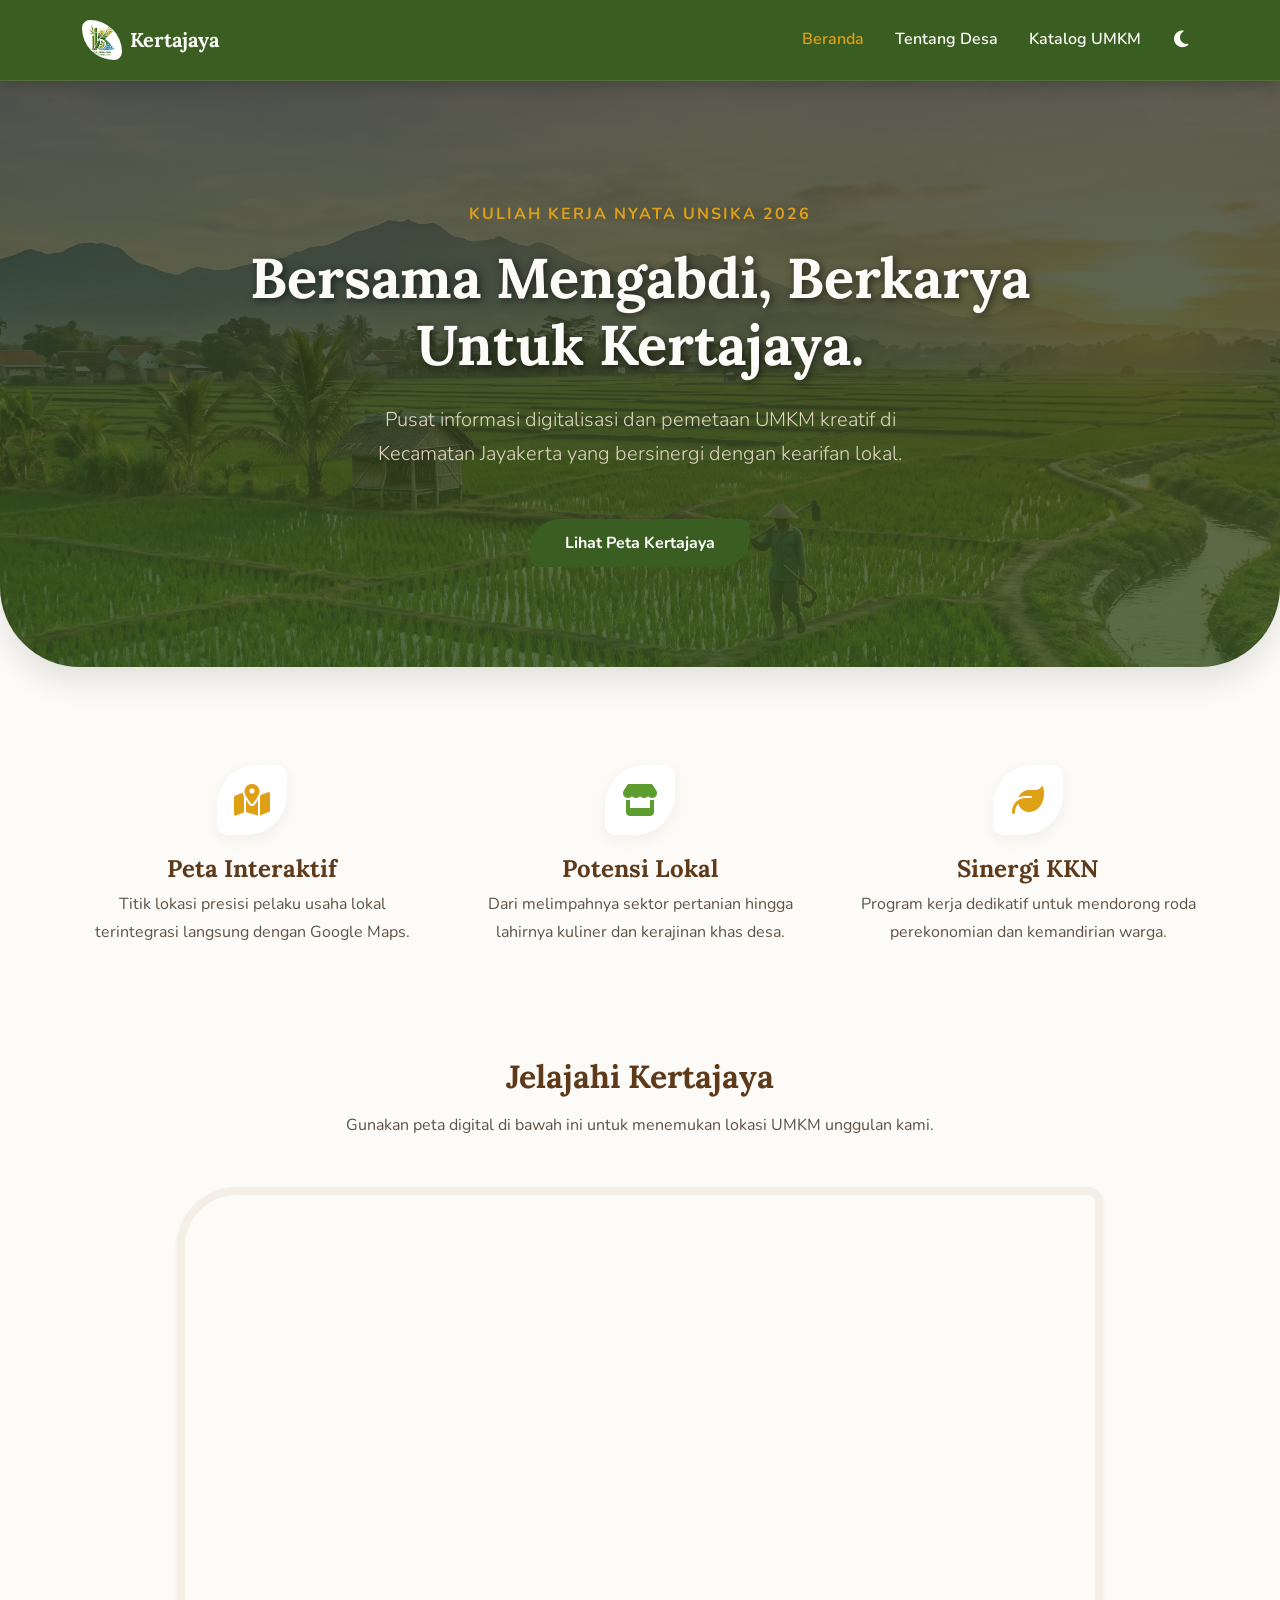
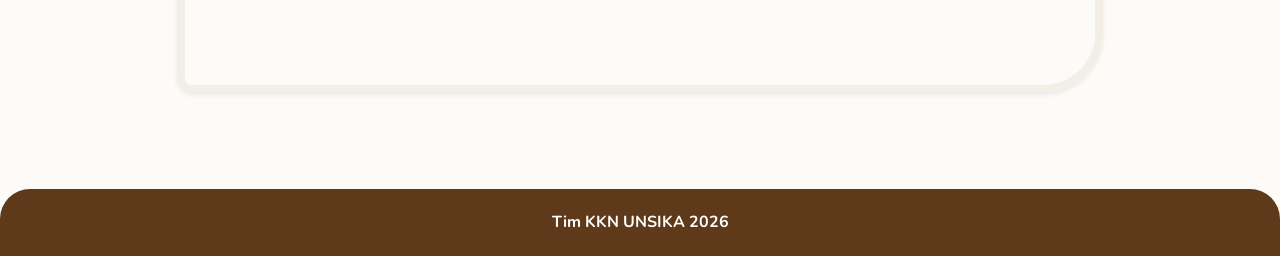
<file: index.html>
<!DOCTYPE html>
<html lang="id">
<head>
    <meta charset="UTF-8">
    <meta name="viewport" content="width=device-width, initial-scale=1.0">
    
    <!-- === OPTIMASI SEO MULAI === -->
    <meta name="description" content="Website resmi KKN UNSIKA 2026 Desa Kertajaya, Kecamatan Jayakerta, Karawang. Pusat informasi digitalisasi, profil desa, dan pemetaan katalog UMKM lokal.">
    <meta name="keywords" content="Desa Kertajaya, KKN UNSIKA 2026, Kertajaya Karawang, Jayakerta, UMKM Kertajaya, Profil Desa Kertajaya">
    <meta name="author" content="Tim KKN UNSIKA 2026">
    <meta name="google-site-verification" content="WqS38IpL_nNtRBcfzXTbdrq2zGIocBoPjALfwc_rtJQ" />
    <!-- === OPTIMASI SEO SELESAI === -->

    <title>Desa Kertajaya | KKN UNSIKA 2026</title>
   <!-- Favicon untuk Tab Browser -->
    <link rel="shortcut icon" type="image/png" href="assets/images/logo-transparant.png?v=3">
    <link rel="icon" type="image/png" href="assets/images/logo-transparant.png?v=3">
    
    <!-- Optimasi Loading Gambar: Preload background utama agar muncul instan -->
    <link rel="preload" as="image" href="assets/images/background-light.webp">

    <!-- Bootstrap CSS -->
    <link href="https://cdn.jsdelivr.net/npm/bootstrap@5.3.0/dist/css/bootstrap.min.css" rel="stylesheet">
    <!-- FontAwesome untuk Ikon -->
    <link rel="stylesheet" href="https://cdnjs.cloudflare.com/ajax/libs/font-awesome/6.4.0/css/all.min.css">
    <!-- Custom CSS -->
    <link rel="stylesheet" href="assets/css/style.css">
</head>
<body>

    <nav class="navbar navbar-expand-lg navbar-rustic sticky-top">
        <div class="container">
            <a class="navbar-brand d-flex align-items-center fw-bold" href="#">
                <img src="assets/images/logo.webp" alt="Logo" width="40" height="40" class="me-2 organic-shape-alt">
                <span>Kertajaya</span>
            </a>
            <button class="navbar-toggler border-0 shadow-none" type="button" data-bs-toggle="collapse" data-bs-target="#navbarNav">
                <span class="navbar-toggler-icon"></span>
            </button>
            <div class="collapse navbar-collapse" id="navbarNav">
                <ul class="navbar-nav ms-auto">
                    <li class="nav-item"><a class="nav-link active" href="#">Beranda</a></li>
                    <li class="nav-item"><a class="nav-link" href="pages/tentang-desa.html">Tentang Desa</a></li>
                    <li class="nav-item"><a class="nav-link" href="pages/umkm.html">Katalog UMKM</a></li>
                </ul>

                <!-- Tombol Dark Mode -->
                <button id="theme-toggle" class="theme-toggle" aria-label="Ganti Tema">
                    <i class="fa-solid fa-moon"></i>
                </button>
            </div>
        </div>
    </nav>

    <header class="hero-rustic text-center fade-in-section">
        <div class="container">
            <!-- Warna teks diubah menjadi kuning emas -->
            <span class="d-block fw-bold text-uppercase mb-3" style="color: var(--kuning-emas); letter-spacing: 2px;">Kuliah Kerja Nyata UNSIKA 2026</span>
            <h1 class="mx-auto fw-bold mb-4" style="max-width: 800px;">Bersama Mengabdi, Berkarya Untuk Kertajaya.</h1>
            <p class="lead mt-4 mb-5 mx-auto" style="max-width: 600px;">Pusat informasi digitalisasi dan pemetaan UMKM kreatif di Kecamatan Jayakerta yang bersinergi dengan kearifan lokal.</p>
            
            <!-- Tautan ini sudah diperbaiki untuk mengarah tepat ke #peta-kertajaya -->
            <a href="#peta-kertajaya" class="btn btn-rustic animate-float">Lihat Peta Kertajaya</a>
        </div>
    </header>

    <section class="py-5">
        <div class="container">
            <div class="row g-5 text-center">
                <!-- Tambahkan class fade-in-section di setiap elemen agar muncul bergantian -->
                <div class="col-md-4 fade-in-section">
                    <div class="icon-rustic">
                        <i class="fa-solid fa-map-location-dot fa-2x" style="color: var(--biru-laut-tua)"></i>
                    </div>
                    <h4 class="fw-bold">Peta Interaktif</h4>
                    <p style="color: var(--teks-cokelat-pudar)">Titik lokasi presisi pelaku usaha lokal terintegrasi langsung dengan Google Maps.</p>
                </div>
                <div class="col-md-4 fade-in-section" style="transition-delay: 0.2s;">
                    <div class="icon-rustic">
                        <i class="fa-solid fa-store fa-2x" style="color: var(--hijau-sedang)"></i>
                    </div>
                    <h4 class="fw-bold">Potensi Lokal</h4>
                    <p style="color: var(--teks-cokelat-pudar)">Dari melimpahnya sektor pertanian hingga lahirnya kuliner dan kerajinan khas desa.</p>
                </div>
                <div class="col-md-4 fade-in-section" style="transition-delay: 0.4s;">
                    <div class="icon-rustic">
                        <i class="fa-solid fa-leaf fa-2x" style="color: var(--kuning-emas)"></i>
                    </div>
                    <h4 class="fw-bold">Sinergi KKN</h4>
                    <p style="color: var(--teks-cokelat-pudar)">Program kerja dedikatif untuk mendorong roda perekonomian dan kemandirian warga.</p>
                </div>
            </div>
        </div>
    </section>

    <!-- ID di bawah ini adalah target scroll dari tombol di Hero Section -->
    <section id="peta-kertajaya" class="py-5 mb-4 fade-in-section">
        <div class="container text-center">
            <h2 class="fw-bold mb-3">Jelajahi Kertajaya</h2>
            <p class="mb-5" style="color: var(--teks-cokelat-pudar)">Gunakan peta digital di bawah ini untuk menemukan lokasi UMKM unggulan kami.</p>
            
            <div class="row justify-content-center">
                <div class="col-lg-10">
                    <div class="map-rustic organic-shape shadow-sm">
                       <iframe src="https://www.google.com/maps/d/u/2/embed?mid=1HomyF_PK04tR7KdnXdKd19zN4E3HvlI&ehbc=2E312F" width="100%" height="480" style="border:0;" allowfullscreen="" loading="lazy"></iframe>
                    </div>
                </div>
            </div>
        </div>
    </section>

    <footer class="footer-rustic text-center mt-5">
        <div class="container">
            <p class="fw-bold text-white mb-0">Tim KKN UNSIKA 2026</p>
        </div>
    </footer>

    <!-- Bootstrap JS -->
    <script src="https://cdn.jsdelivr.net/npm/bootstrap@5.3.0/dist/js/bootstrap.bundle.min.js"></script>
    <!-- Custom JS -->
    <script src="js/main.js"></script>
</body>
</html>
</file>
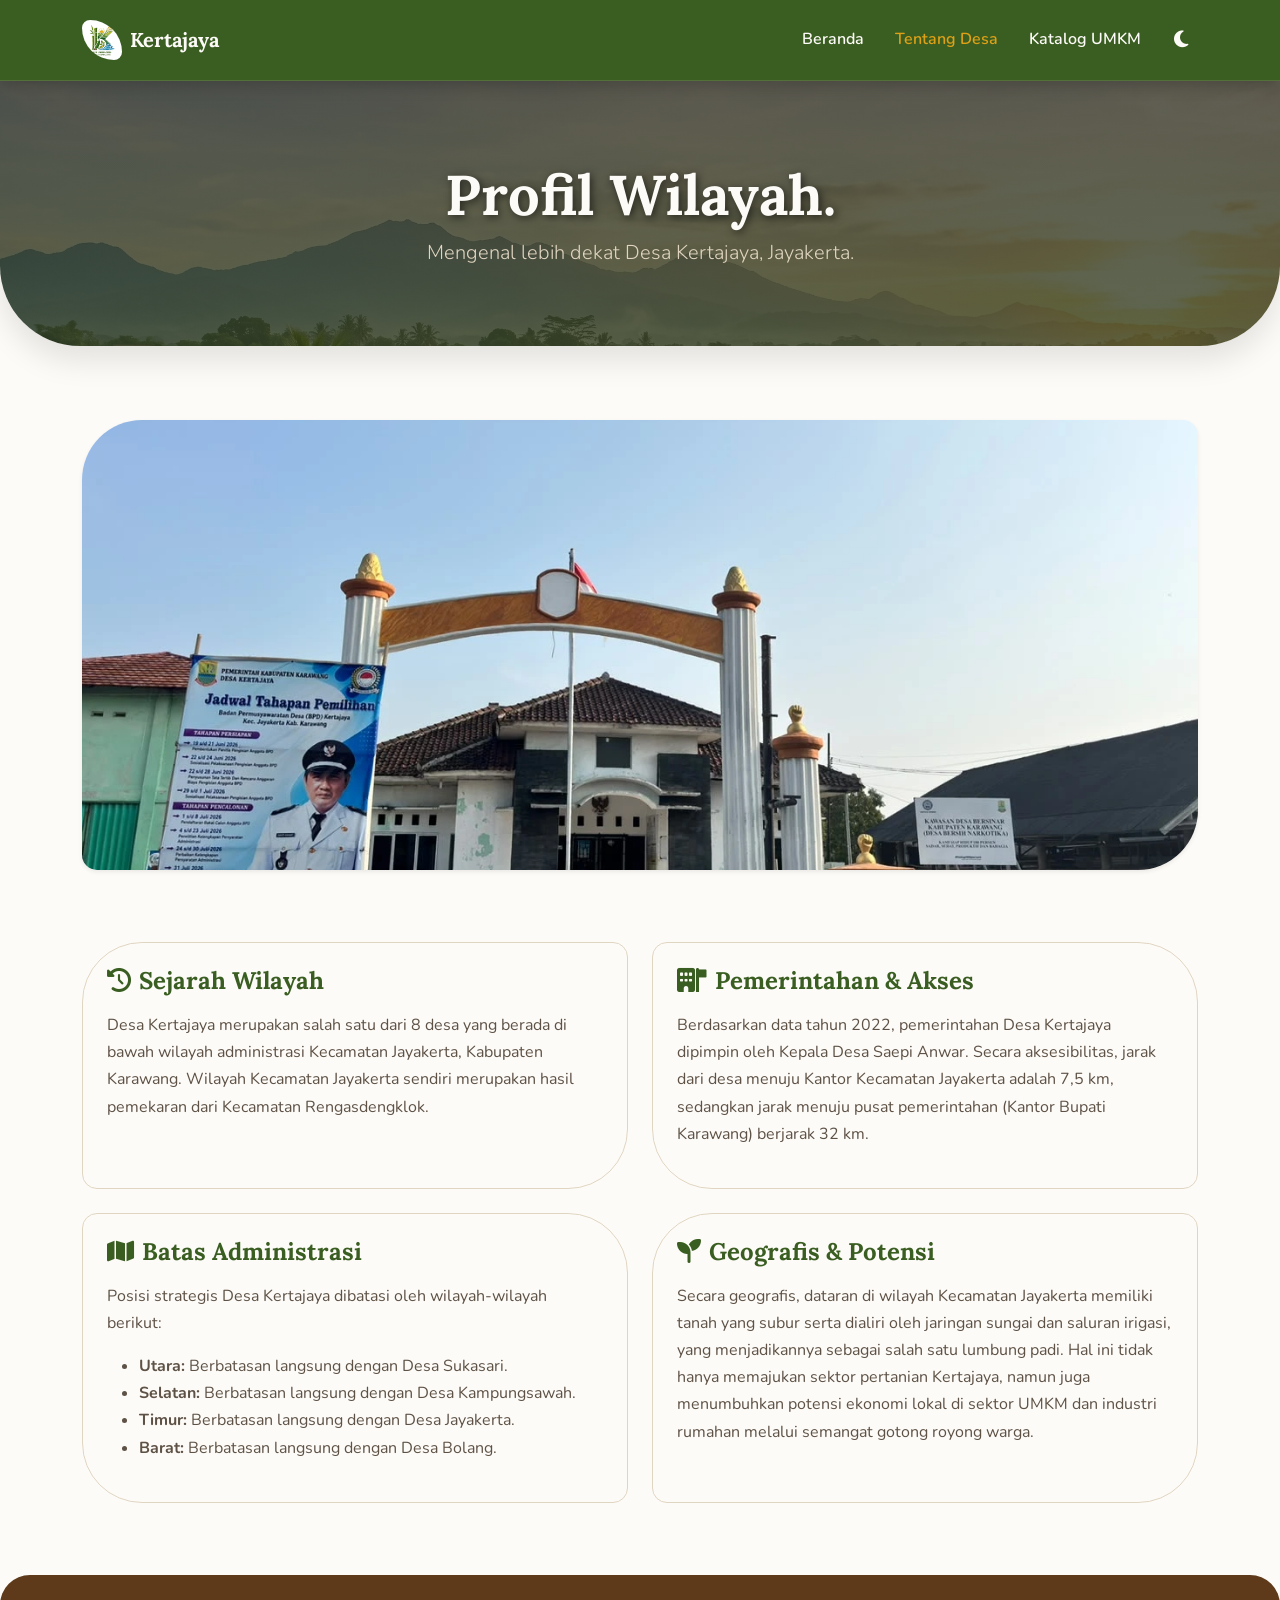
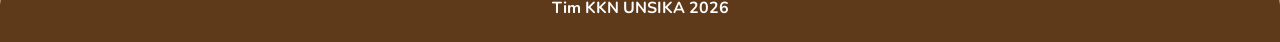
<file: pages/tentang-desa.html>
<!DOCTYPE html>
<html lang="id">
<head>
    <meta charset="UTF-8">
    <meta name="viewport" content="width=device-width, initial-scale=1.0">
    
    <!-- === OPTIMASI SEO MULAI === -->
    <meta name="description" content="Profil dan informasi lengkap Desa Kertajaya, Kecamatan Jayakerta, Karawang. Jelajahi sejarah, batas wilayah, pemerintahan, dan potensi geografis desa.">
    <meta name="keywords" content="Profil Desa Kertajaya, Sejarah Kertajaya, Pemerintahan Desa Kertajaya, KKN UNSIKA 2026, Jayakerta Karawang, Potensi Desa">
    <meta name="author" content="Tim KKN UNSIKA 2026">
    <meta name="google-site-verification" content="WqS38IpL_nNtRBcfzXTbdrq2zGIocBoPjALfwc_rtJQ" />
    <!-- === OPTIMASI SEO SELESAI === -->

    <title>Profil Desa Kertajaya | KKN UNSIKA 2026</title>
    <!-- Favicon untuk Tab Browser -->
    <link rel="shortcut icon" type="image/png" href="assets/images/logo-transparant.png?v=3">
    <link rel="icon" type="image/png" href="../assets/images/logo-transparant.png?v=3">
    
    <!-- Optimasi Loading Gambar: Preload background utama agar muncul instan -->
    <link rel="preload" as="image" href="../assets/images/background-light.webp">

    <!-- Bootstrap CSS -->
    <link href="https://cdn.jsdelivr.net/npm/bootstrap@5.3.0/dist/css/bootstrap.min.css" rel="stylesheet">
    <!-- FontAwesome untuk Ikon -->
    <link rel="stylesheet" href="https://cdnjs.cloudflare.com/ajax/libs/font-awesome/6.4.0/css/all.min.css">
    <!-- Custom CSS (Dipanggil satu kali saja agar efisien) -->
    <link rel="stylesheet" href="../assets/css/style.css">
</head>
<body>

    <nav class="navbar navbar-expand-lg navbar-rustic sticky-top">
        <div class="container">
            <a class="navbar-brand d-flex align-items-center fw-bold" href="../index.html">
                <img src="../assets/images/logo.webp" alt="Logo" width="40" height="40" class="me-2 organic-shape-alt">
                <span>Kertajaya</span>
            </a>
            <button class="navbar-toggler border-0 shadow-none" type="button" data-bs-toggle="collapse" data-bs-target="#navbarNav">
                <span class="navbar-toggler-icon"></span>
            </button>
            <div class="collapse navbar-collapse" id="navbarNav">
                <ul class="navbar-nav ms-auto">
                    <li class="nav-item"><a class="nav-link" href="../index.html">Beranda</a></li>
                    <li class="nav-item"><a class="nav-link active" href="#">Tentang Desa</a></li>
                    <li class="nav-item"><a class="nav-link" href="umkm.html">Katalog UMKM</a></li>
                </ul>

                <!-- Tombol Dark Mode -->
                <button id="theme-toggle" class="theme-toggle" aria-label="Ganti Tema">
                    <i class="fa-solid fa-moon"></i>
                </button>
            </div>
        </div>
    </nav>

    <header class="hero-rustic text-center fade-in-section" style="padding: 80px 0 60px 0;">
        <div class="container">
            <h1 class="display-4 fw-bold">Profil Wilayah.</h1>
            <p class="lead" style="color: #E0D5C1;">Mengenal lebih dekat Desa Kertajaya, Jayakerta.</p>
        </div>
    </header>

    <section class="py-4 fade-in-section">
        <div class="container">
            <!-- Foto Utama (Sudah ditambahkan ID, default ke profil-light.png, dan loading="lazy") -->
            <div class="row align-items-center mb-5">
                <div class="col-12 text-center">
                    <img id="gambar-profil" src="../assets/images/profil-light.webp" alt="Balai Desa Kertajaya" class="img-fluid organic-shape shadow-sm" style="max-height: 450px; width: 100%; object-fit: cover;" loading="lazy">
                </div>
            </div>

            <!-- Grid Informasi Desa -->
            <div class="row g-4 mt-2">
                <!-- Kartu 1: Sejarah -->
                <div class="col-md-6 fade-in-section">
                    <div class="card card-rustic h-100 organic-shape p-2">
                        <div class="card-body">
                            <h4 class="fw-bold mb-3" style="color: var(--hijau-tua)">
                                <i class="fa-solid fa-clock-rotate-left me-2 text-kuning"></i>Sejarah Wilayah
                            </h4>
                            <p style="color: var(--teks-cokelat-pudar)">Desa Kertajaya merupakan salah satu dari 8 desa yang berada di bawah wilayah administrasi Kecamatan Jayakerta, Kabupaten Karawang. Wilayah Kecamatan Jayakerta sendiri merupakan hasil pemekaran dari Kecamatan Rengasdengklok.</p>
                        </div>
                    </div>
                </div>

                <!-- Kartu 2: Akses & Pemerintahan -->
                <div class="col-md-6 fade-in-section" style="transition-delay: 0.2s;">
                    <div class="card card-rustic h-100 organic-shape-alt p-2">
                        <div class="card-body">
                            <h4 class="fw-bold mb-3" style="color: var(--hijau-tua)">
                                <i class="fa-solid fa-building-flag me-2 text-kuning"></i>Pemerintahan & Akses
                            </h4>
                            <p style="color: var(--teks-cokelat-pudar)">Berdasarkan data tahun 2022, pemerintahan Desa Kertajaya dipimpin oleh Kepala Desa Saepi Anwar. Secara aksesibilitas, jarak dari desa menuju Kantor Kecamatan Jayakerta adalah 7,5 km, sedangkan jarak menuju pusat pemerintahan (Kantor Bupati Karawang) berjarak 32 km.</p>
                        </div>
                    </div>
                </div>

                <!-- Kartu 3: Batas Wilayah -->
                <div class="col-md-6 fade-in-section" style="transition-delay: 0.3s;">
                    <div class="card card-rustic h-100 organic-shape-alt p-2">
                        <div class="card-body">
                            <h4 class="fw-bold mb-3" style="color: var(--hijau-tua)">
                                <i class="fa-solid fa-map me-2 text-kuning"></i>Batas Administrasi
                            </h4>
                            <p style="color: var(--teks-cokelat-pudar)">Posisi strategis Desa Kertajaya dibatasi oleh wilayah-wilayah berikut:</p>
                            <ul style="color: var(--teks-cokelat-pudar)">
                                <li><strong>Utara:</strong> Berbatasan langsung dengan Desa Sukasari.</li>
                                <li><strong>Selatan:</strong> Berbatasan langsung dengan Desa Kampungsawah.</li>
                                <li><strong>Timur:</strong> Berbatasan langsung dengan Desa Jayakerta.</li>
                                <li><strong>Barat:</strong> Berbatasan langsung dengan Desa Bolang.</li>
                            </ul>
                        </div>
                    </div>
                </div>

                <!-- Kartu 4: Geografis & Potensi -->
                <div class="col-md-6 fade-in-section" style="transition-delay: 0.4s;">
                    <div class="card card-rustic h-100 organic-shape p-2">
                        <div class="card-body">
                            <h4 class="fw-bold mb-3" style="color: var(--hijau-tua)">
                                <i class="fa-solid fa-seedling me-2 text-kuning"></i>Geografis & Potensi
                            </h4>
                            <p style="color: var(--teks-cokelat-pudar)">Secara geografis, dataran di wilayah Kecamatan Jayakerta memiliki tanah yang subur serta dialiri oleh jaringan sungai dan saluran irigasi, yang menjadikannya sebagai salah satu lumbung padi. Hal ini tidak hanya memajukan sektor pertanian Kertajaya, namun juga menumbuhkan potensi ekonomi lokal di sektor UMKM dan industri rumahan melalui semangat gotong royong warga.</p>
                        </div>
                    </div>
                </div>
            </div>
        </div>
    </section>

    <footer class="footer-rustic text-center mt-5">
        <div class="container">
            <p class="fw-bold text-white mb-0">Tim KKN UNSIKA 2026</p>
        </div>
    </footer>

    <!-- Bootstrap JS -->
    <script src="https://cdn.jsdelivr.net/npm/bootstrap@5.3.0/dist/js/bootstrap.bundle.min.js"></script>
    <!-- Custom JS -->
    <script src="../js/main.js"></script>
</body>
</html>
</file>
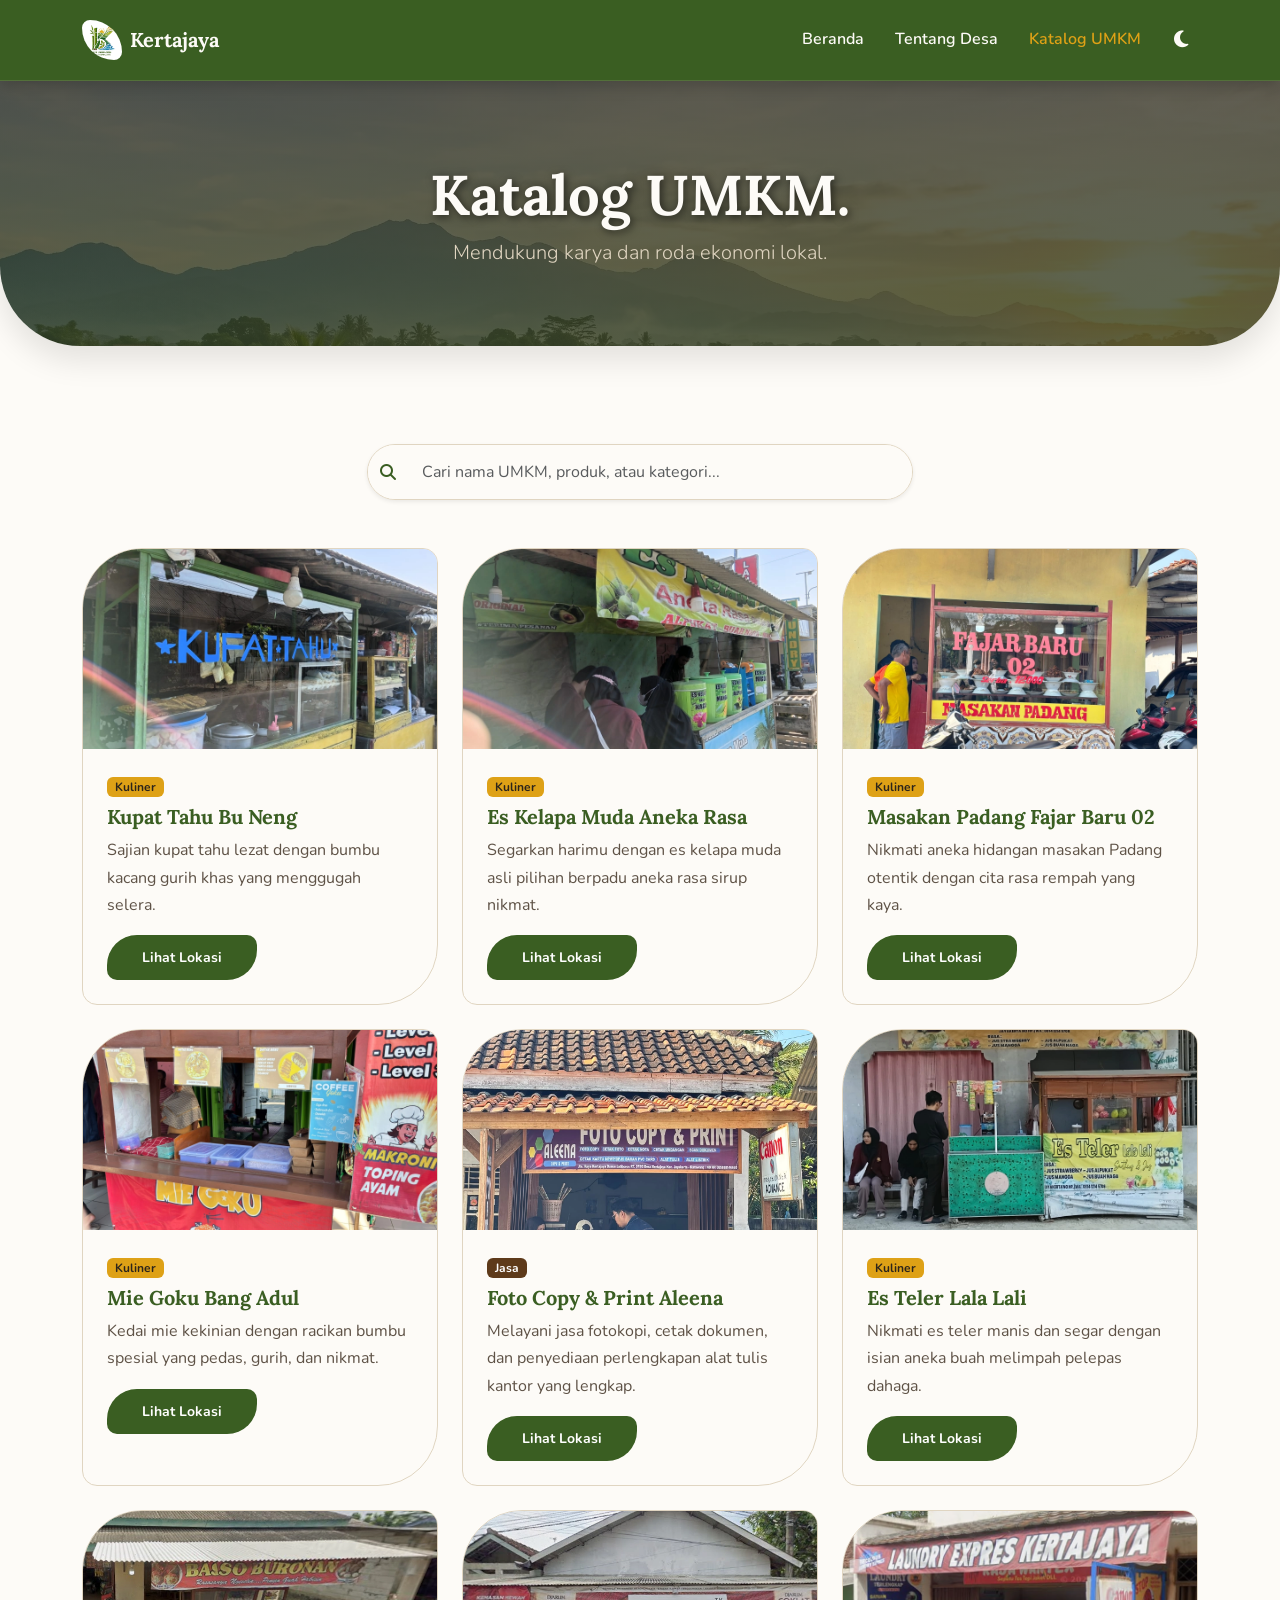
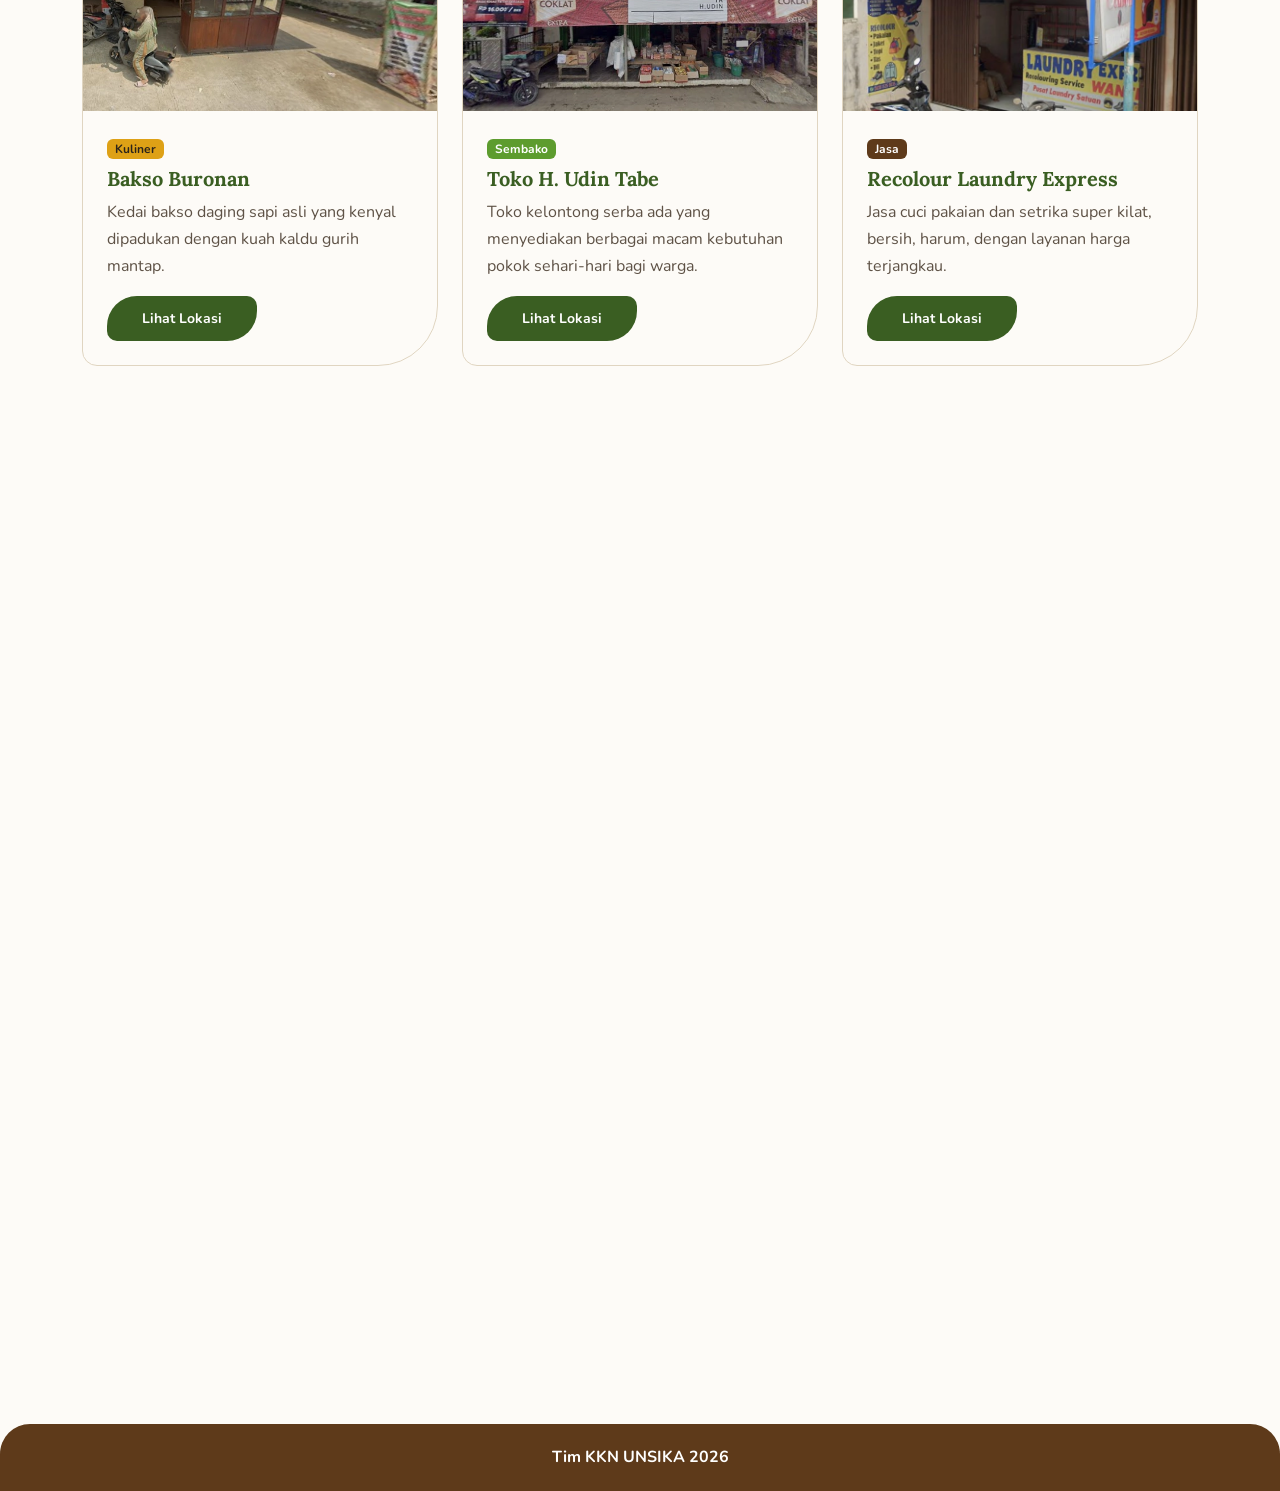
<file: pages/umkm.html>
<!DOCTYPE html>
<html lang="id">
<head>
    <meta charset="UTF-8">
    <meta name="viewport" content="width=device-width, initial-scale=1.0">
    
    <!-- === OPTIMASI SEO MULAI === -->
    <meta name="description" content="Katalog UMKM Desa Kertajaya, Kecamatan Jayakerta, Karawang. Temukan berbagai produk unggulan lokal mulai dari kuliner, kerajinan, hingga hasil pertanian.">
    <meta name="keywords" content="UMKM Desa Kertajaya, Katalog Produk Kertajaya, KKN UNSIKA 2026, Jayakerta Karawang, Kerajinan, Kuliner Lokal">
    <meta name="author" content="Tim KKN UNSIKA 2026">
    <meta name="google-site-verification" content="WqS38IpL_nNtRBcfzXTbdrq2zGIocBoPjALfwc_rtJQ" />
    <!-- === OPTIMASI SEO SELESAI === -->

    <title>Daftar UMKM | KKN UNSIKA 2026</title>
     <!-- Favicon untuk Tab Browser -->
    <link rel="shortcut icon" type="image/png" href="assets/images/logo-transparant.png?v=3">
    <link rel="icon" type="image/png" href="../assets/images/logo-transparant.png?v=3">

    <!-- Optimasi Loading Gambar: Preload background utama agar muncul instan -->
    <link rel="preload" as="image" href="../assets/images/background-light.webp">

    <!-- Bootstrap CSS -->
    <link href="https://cdn.jsdelivr.net/npm/bootstrap@5.3.0/dist/css/bootstrap.min.css" rel="stylesheet">
    <!-- FontAwesome untuk Ikon -->
    <link rel="stylesheet" href="https://cdnjs.cloudflare.com/ajax/libs/font-awesome/6.4.0/css/all.min.css">
    <!-- Custom CSS -->
    <link rel="stylesheet" href="../assets/css/style.css">
</head>
<body>

    <nav class="navbar navbar-expand-lg navbar-rustic sticky-top">
        <div class="container">
            <a class="navbar-brand d-flex align-items-center fw-bold" href="../index.html">
                <img src="../assets/images/logo.webp" alt="Logo" width="40" height="40" class="me-2 organic-shape-alt">
                <span>Kertajaya</span>
            </a>
            <button class="navbar-toggler border-0 shadow-none" type="button" data-bs-toggle="collapse" data-bs-target="#navbarNav">
                <span class="navbar-toggler-icon"></span>
            </button>
            <div class="collapse navbar-collapse" id="navbarNav">
                <ul class="navbar-nav ms-auto">
                    <li class="nav-item"><a class="nav-link" href="../index.html">Beranda</a></li>
                    <li class="nav-item"><a class="nav-link" href="tentang-desa.html">Tentang Desa</a></li>
                    <li class="nav-item"><a class="nav-link active" href="#">Katalog UMKM</a></li>
                </ul>

                <!-- Tombol Dark Mode -->
                <button id="theme-toggle" class="theme-toggle" aria-label="Ganti Tema">
                    <i class="fa-solid fa-moon"></i>
                </button>
            </div>
        </div>
    </nav>

    <header class="hero-rustic text-center fade-in-section" style="padding: 80px 0 60px 0;">
        <div class="container">
            <h1 class="display-4 fw-bold">Katalog UMKM.</h1>
            <p class="lead" style="color: #E0D5C1;">Mendukung karya dan roda ekonomi lokal.</p>
        </div>
    </header>

    <section class="py-5 fade-in-section">
        <div class="container">
            <!-- Search Bar -->
            <div class="row mb-5 justify-content-center">
                <div class="col-md-8 col-lg-6 text-center">
                    <div class="input-group shadow-sm" style="border-radius: 30px; overflow: hidden; border: 1px solid #E0D5C1;">
                        <span class="input-group-text border-0" style="color: var(--hijau-tua); background-color: var(--bg-krem);">
                            <i class="fa-solid fa-magnifying-glass"></i>
                        </span>
                        <input type="text" id="searchInput" class="form-control border-0" placeholder="Cari nama UMKM, produk, atau kategori..." style="padding: 15px; box-shadow: none; background-color: var(--bg-krem); color: var(--teks-cokelat-gelap);">
                    </div>
                    <!-- Pesan jika tidak ada hasil -->
                    <div id="noResultMessage" class="text-muted mt-3 d-none" style="color: var(--teks-cokelat-pudar) !important;">
                        <i class="fa-solid fa-face-frown mb-2"></i> Maaf, UMKM atau produk tidak ditemukan.
                    </div>
                </div>
            </div>

            <!-- Grid UMKM -->
            <div class="row g-4" id="umkmContainer">
                
                <!-- UMKM 1 -->
                <div class="col-md-6 col-lg-4 umkm-item fade-in-section">
                    <div class="card card-rustic h-100 organic-shape">
                        <div style="height: 200px; overflow: hidden;">
                            <img src="../assets/images/UMKM/umkm-01.webp" alt="Kupat Tahu Bu Neng" style="width: 100%; height: 100%; object-fit: cover;" loading="lazy">
                        </div>
                        <div class="card-body p-4">
                            <span class="badge mb-2 umkm-category" style="background-color: var(--kuning-emas); color: var(--teks-cokelat-gelap);">Kuliner</span>
                            <h5 class="fw-bold umkm-title" style="color: var(--hijau-tua);">Kupat Tahu Bu Neng</h5>
                            <p class="text-muted umkm-desc" style="color: var(--teks-cokelat-pudar) !important;">Sajian kupat tahu lezat dengan bumbu kacang gurih khas yang menggugah selera.</p>
                            <a href="https://www.google.com/maps/place/Kupat+Tahu+Bu+Neng/@-6.0838455,107.3021016,44m/data=!3m1!1e3!4m14!1m7!3m6!1s0x2e6bd5004846a22b:0xc3219def3e4cfd1!2sKupat+Tahu+Bu+Neng!8m2!3d-6.0838455!4d107.3022625!16s%2Fg%2F11zggttdbp!3m5!1s0x2e6bd5004846a22b:0xc3219def3e4cfd1!8m2!3d-6.0838455!4d107.3022625!16s%2Fg%2F11zggttdbp?entry=ttu&g_ep=EgoyMDI2MDcxMy4wIKXMDSoASAFQAw%3D%3D" target="_blank" class="btn btn-rustic btn-sm">Lihat Lokasi</a>
                        </div>
                    </div>
                </div>

                <!-- UMKM 2 -->
                <div class="col-md-6 col-lg-4 umkm-item fade-in-section" style="transition-delay: 0.1s;">
                    <div class="card card-rustic h-100 organic-shape">
                        <div style="height: 200px; overflow: hidden;">
                            <img src="../assets/images/UMKM/umkm-02.webp" alt="Es Kelapa Muda Aneka Rasa" style="width: 100%; height: 100%; object-fit: cover;" loading="lazy">
                        </div>
                        <div class="card-body p-4">
                            <span class="badge mb-2 umkm-category" style="background-color: var(--kuning-emas); color: var(--teks-cokelat-gelap);">Kuliner</span>
                            <h5 class="fw-bold umkm-title" style="color: var(--hijau-tua);">Es Kelapa Muda Aneka Rasa</h5>
                            <p class="text-muted umkm-desc" style="color: var(--teks-cokelat-pudar) !important;">Segarkan harimu dengan es kelapa muda asli pilihan berpadu aneka rasa sirup nikmat.</p>
                            <a href="https://www.google.com/maps/place/Es+Kelapa+Muda+Aneka+Rasa/@-6.0848157,107.3029484,711m/data=!3m2!1e3!4b1!4m6!3m5!1s0x2e6bd5000fb3ef33:0x23c65f96f04fae20!8m2!3d-6.0848157!4d107.3029484!16s%2Fg%2F11zggtsp73?entry=ttu&g_ep=EgoyMDI2MDcxMy4wIKXMDSoASAFQAw%3D%3D" target="_blank" class="btn btn-rustic btn-sm">Lihat Lokasi</a>
                        </div>
                    </div>
                </div>

                <!-- UMKM 3 -->
                <div class="col-md-6 col-lg-4 umkm-item fade-in-section" style="transition-delay: 0.2s;">
                    <div class="card card-rustic h-100 organic-shape">
                        <div style="height: 200px; overflow: hidden;">
                            <img src="../assets/images/UMKM/umkm-03.webp" alt="Masakan Padang Fajar Baru 02" style="width: 100%; height: 100%; object-fit: cover;" loading="lazy">
                        </div>
                        <div class="card-body p-4">
                            <span class="badge mb-2 umkm-category" style="background-color: var(--kuning-emas); color: var(--teks-cokelat-gelap);">Kuliner</span>
                            <h5 class="fw-bold umkm-title" style="color: var(--hijau-tua);">Masakan Padang Fajar Baru 02</h5>
                            <p class="text-muted umkm-desc" style="color: var(--teks-cokelat-pudar) !important;">Nikmati aneka hidangan masakan Padang otentik dengan cita rasa rempah yang kaya.</p>
                            <a href="https://www.google.com/maps/place/Masakan+Padang+Fajar+Baru+02/@-6.0837971,107.3021865,44m/data=!3m1!1e3!4m12!1m5!8m4!1e2!2s106760655987966111202!3m1!1e1!3m5!1s0x2e6bd500575487eb:0x9e25203e0a88210d!8m2!3d-6.0838455!4d107.3022625!16s%2Fg%2F11nqt_58kn?entry=ttu&g_ep=EgoyMDI2MDcxNC4wIKXMDSoASAFQAw%3D%3D" target="_blank" class="btn btn-rustic btn-sm">Lihat Lokasi</a>
                        </div>
                    </div>
                </div>

                <!-- UMKM 4 -->
                <div class="col-md-6 col-lg-4 umkm-item fade-in-section">
                    <div class="card card-rustic h-100 organic-shape">
                        <div style="height: 200px; overflow: hidden;">
                            <img src="../assets/images/UMKM/umkm-04.webp" alt="Mie Goku Bang Adul" style="width: 100%; height: 100%; object-fit: cover;" loading="lazy">
                        </div>
                        <div class="card-body p-4">
                            <span class="badge mb-2 umkm-category" style="background-color: var(--kuning-emas); color: var(--teks-cokelat-gelap);">Kuliner</span>
                            <h5 class="fw-bold umkm-title" style="color: var(--hijau-tua);">Mie Goku Bang Adul</h5>
                            <p class="text-muted umkm-desc" style="color: var(--teks-cokelat-pudar) !important;">Kedai mie kekinian dengan racikan bumbu spesial yang pedas, gurih, dan nikmat.</p>
                            <a href="https://www.google.com/maps/place/Mie+Goku+Bang+Adul/@-6.083877,107.3022569,44m/data=!3m1!1e3!4m12!1m5!8m4!1e2!2s106760655987966111202!3m1!1e1!3m5!1s0x2e6bd5004046cbc3:0x8d76822a857bbde1!8m2!3d-6.0838455!4d107.3022625!16s%2Fg%2F11nqsld1d6?entry=ttu&g_ep=EgoyMDI2MDcxNC4wIKXMDSoASAFQAw%3D%3D" target="_blank" class="btn btn-rustic btn-sm">Lihat Lokasi</a>
                        </div>
                    </div>
                </div>

                <!-- UMKM 5 -->
                <div class="col-md-6 col-lg-4 umkm-item fade-in-section" style="transition-delay: 0.1s;">
                    <div class="card card-rustic h-100 organic-shape">
                        <div style="height: 200px; overflow: hidden;">
                            <img src="../assets/images/UMKM/umkm-05.webp" alt="Foto Copy & Print Aleena" style="width: 100%; height: 100%; object-fit: cover;" loading="lazy">
                        </div>
                        <div class="card-body p-4">
                            <span class="badge mb-2 umkm-category" style="background-color: var(--cokelat-tanah); color: white;">Jasa</span>
                            <h5 class="fw-bold umkm-title" style="color: var(--hijau-tua);">Foto Copy & Print Aleena</h5>
                            <p class="text-muted umkm-desc" style="color: var(--teks-cokelat-pudar) !important;">Melayani jasa fotokopi, cetak dokumen, dan penyediaan perlengkapan alat tulis kantor yang lengkap.</p>
                            <a href="https://www.google.com/maps/place/Foto+Copy+%26+Print+Aleena/@-6.0838442,107.3016188,178m/data=!3m2!1e3!4b1!4m12!1m5!8m4!1e2!2s106760655987966111202!3m1!1e1!3m5!1s0x2e6bd50037ccff75:0x1c34bea7ca676805!8m2!3d-6.0838455!4d107.3022625!16s%2Fg%2F11zggxs5c0?entry=ttu&g_ep=EgoyMDI2MDcxNC4wIKXMDSoASAFQAw%3D%3D" target="_blank" class="btn btn-rustic btn-sm">Lihat Lokasi</a>
                        </div>
                    </div>
                </div>

                <!-- UMKM 6 -->
                <div class="col-md-6 col-lg-4 umkm-item fade-in-section" style="transition-delay: 0.2s;">
                    <div class="card card-rustic h-100 organic-shape">
                        <div style="height: 200px; overflow: hidden;">
                            <img src="../assets/images/UMKM/umkm-06.webp" alt="Es Teler Lala Lali" style="width: 100%; height: 100%; object-fit: cover;" loading="lazy">
                        </div>
                        <div class="card-body p-4">
                            <span class="badge mb-2 umkm-category" style="background-color: var(--kuning-emas); color: var(--teks-cokelat-gelap);">Kuliner</span>
                            <h5 class="fw-bold umkm-title" style="color: var(--hijau-tua);">Es Teler Lala Lali</h5>
                            <p class="text-muted umkm-desc" style="color: var(--teks-cokelat-pudar) !important;">Nikmati es teler manis dan segar dengan isian aneka buah melimpah pelepas dahaga.</p>
                            <a href="https://www.google.com/maps/place/Lala+Lali/@-6.0882559,107.307533,89m/data=!3m1!1e3!4m6!3m5!1s0x2e6bd50057fe9733:0x4488a8868576b8df!8m2!3d-6.088312!4d107.3074734!16s%2Fg%2F11xlfz6png?entry=ttu&g_ep=EgoyMDI2MDcxNC4wIKXMDSoASAFQAw%3D%3DI" target="_blank" class="btn btn-rustic btn-sm">Lihat Lokasi</a>
                        </div>
                    </div>
                </div>

                <!-- UMKM 7 -->
                <div class="col-md-6 col-lg-4 umkm-item fade-in-section">
                    <div class="card card-rustic h-100 organic-shape">
                        <div style="height: 200px; overflow: hidden;">
                            <img src="../assets/images/UMKM/umkm-07.webp" alt="Bakso Buronan" style="width: 100%; height: 100%; object-fit: cover;" loading="lazy">
                        </div>
                        <div class="card-body p-4">
                            <span class="badge mb-2 umkm-category" style="background-color: var(--kuning-emas); color: var(--teks-cokelat-gelap);">Kuliner</span>
                            <h5 class="fw-bold umkm-title" style="color: var(--hijau-tua);">Bakso Buronan</h5>
                            <p class="text-muted umkm-desc" style="color: var(--teks-cokelat-pudar) !important;">Kedai bakso daging sapi asli yang kenyal dipadukan dengan kuah kaldu gurih mantap.</p>
                            <a href="https://www.google.com/maps/place/BASO+BURONAN/@-6.0806036,107.3002224,89m/data=!3m1!1e3!4m6!3m5!1s0x2e6bd52838bc8e85:0x2e81e4ceebceaf5f!8m2!3d-6.0806266!4d107.3001861!16s%2Fg%2F11ywn4ttm0?entry=ttu&g_ep=EgoyMDI2MDcxNC4wIKXMDSoASAFQAw%3D%3D" target="_blank" class="btn btn-rustic btn-sm">Lihat Lokasi</a>
                        </div>
                    </div>
                </div>

                <!-- UMKM 8 -->
                <div class="col-md-6 col-lg-4 umkm-item fade-in-section" style="transition-delay: 0.1s;">
                    <div class="card card-rustic h-100 organic-shape">
                        <div style="height: 200px; overflow: hidden;">
                            <img src="../assets/images/UMKM/umkm-08.webp" alt="Toko H. Udin Tabe" style="width: 100%; height: 100%; object-fit: cover;" loading="lazy">
                        </div>
                        <div class="card-body p-4">
                            <span class="badge mb-2 umkm-category" style="background-color: var(--hijau-sedang); color: white;">Sembako</span>
                            <h5 class="fw-bold umkm-title" style="color: var(--hijau-tua);">Toko H. Udin Tabe</h5>
                            <p class="text-muted umkm-desc" style="color: var(--teks-cokelat-pudar) !important;">Toko kelontong serba ada yang menyediakan berbagai macam kebutuhan pokok sehari-hari bagi warga.</p>
                            <a href="https://www.google.com/maps/place/TK+H.UDIN+TABE/@-6.0847347,107.3029289,53m/data=!3m1!1e3!4m6!3m5!1s0x2e6bd500432b997d:0x1e51c37689902a78!8m2!3d-6.0847145!4d107.3030322!16s%2Fg%2F11vzqgv76p?entry=ttu&g_ep=EgoyMDI2MDcxNC4wIKXMDSoASAFQAw%3D%3D" target="_blank" class="btn btn-rustic btn-sm">Lihat Lokasi</a>
                        </div>
                    </div>
                </div>

                <!-- UMKM 9 -->
                <div class="col-md-6 col-lg-4 umkm-item fade-in-section" style="transition-delay: 0.2s;">
                    <div class="card card-rustic h-100 organic-shape">
                        <div style="height: 200px; overflow: hidden;">
                            <img src="../assets/images/UMKM/umkm-09.webp" alt="Recolour Laundry Express" style="width: 100%; height: 100%; object-fit: cover;" loading="lazy">
                        </div>
                        <div class="card-body p-4">
                            <span class="badge mb-2 umkm-category" style="background-color: var(--cokelat-tanah); color: white;">Jasa</span>
                            <h5 class="fw-bold umkm-title" style="color: var(--hijau-tua);">Recolour Laundry Express</h5>
                            <p class="text-muted umkm-desc" style="color: var(--teks-cokelat-pudar) !important;">Jasa cuci pakaian dan setrika super kilat, bersih, harum, dengan layanan harga terjangkau.</p>
                            <a href="https://www.google.com/maps/place/Recolour+Laundry+Expres/@-6.0847369,107.3029529,178m/data=!3m1!1e3!4m6!3m5!1s0x2e6bd525e4eb227d:0x19f13f2cd0a17339!8m2!3d-6.0848002!4d107.3029519!16s%2Fg%2F11zbskflrc!18m1!1e1?entry=ttu&g_ep=EgoyMDI2MDcxNC4wIKXMDSoASAFQAw%3D%3D" target="_blank" class="btn btn-rustic btn-sm">Lihat Lokasi</a>
                        </div>
                    </div>
                </div>

                <!-- UMKM 10 -->
                <div class="col-md-6 col-lg-4 umkm-item fade-in-section">
                    <div class="card card-rustic h-100 organic-shape">
                        <div style="height: 200px; overflow: hidden;">
                            <img src="../assets/images/UMKM/umkm-10.webp" alt="Warung Seblak Mamah Aksa" style="width: 100%; height: 100%; object-fit: cover;" loading="lazy">
                        </div>
                        <div class="card-body p-4">
                            <span class="badge mb-2 umkm-category" style="background-color: var(--kuning-emas); color: var(--teks-cokelat-gelap);">Kuliner</span>
                            <h5 class="fw-bold umkm-title" style="color: var(--hijau-tua);">Warung Seblak Mamah Aksa</h5>
                            <p class="text-muted umkm-desc" style="color: var(--teks-cokelat-pudar) !important;">Sajian seblak pedas gurih dengan aneka topping lengkap yang menggugah selera pecinta pedas.</p>
                            <a href="https://www.google.com/maps/place/Warung+Seblak+Mamah+Aksa/@-6.0798803,107.3009817,126m/data=!3m1!1e3!4m6!3m5!1s0x2e697f0024d1b845:0xd886f05ecfee502d!8m2!3d-6.0799559!4d107.3016597!16s%2Fg%2F11z9kshn3y?entry=ttu&g_ep=EgoyMDI2MDcxNS4wIKXMDSoASAFQAw%3D%3D" target="_blank" class="btn btn-rustic btn-sm">Lihat Lokasi</a>
                        </div>
                    </div>
                </div>

                <!-- UMKM 11 -->
                <div class="col-md-6 col-lg-4 umkm-item fade-in-section" style="transition-delay: 0.1s;">
                    <div class="card card-rustic h-100 organic-shape">
                        <div style="height: 200px; overflow: hidden;">
                            <img src="../assets/images/UMKM/umkm-11.webp" alt="Kerajinan Kembu Bambu" style="width: 100%; height: 100%; object-fit: cover;" loading="lazy">
                        </div>
                        <div class="card-body p-4">
                            <span class="badge mb-2 umkm-category" style="background-color: var(--hijau-sedang); color: white;">Kerajinan</span>
                            <h5 class="fw-bold umkm-title" style="color: var(--hijau-tua);">Kerajinan Kembu Bambu</h5>
                            <p class="text-muted umkm-desc" style="color: var(--teks-cokelat-pudar) !important;">Produk kerajinan anyaman bambu tradisional yang kuat, rapi, dan cocok untuk berbagai keperluan.</p>
                            <a href="https://www.google.com/maps/place/Kerajinan+kembu+dari+bambu/@-6.0813578,107.299459,126m/data=!3m1!1e3!4m6!3m5!1s0x2e6bd5e264adbd7d:0x4e24ee5306515809!8m2!3d-6.0812776!4d107.299541!16s%2Fg%2F11lzwwdxv5?entry=ttu&g_ep=EgoyMDI2MDcxNS4wIKXMDSoASAFQAw%3D%3D" target="_blank" class="btn btn-rustic btn-sm">Lihat Lokasi</a>
                        </div>
                    </div>
                </div>

                <!-- UMKM 12 -->
                <div class="col-md-6 col-lg-4 umkm-item fade-in-section" style="transition-delay: 0.2s;">
                    <div class="card card-rustic h-100 organic-shape">
                        <div style="height: 200px; overflow: hidden;">
                            <img src="../assets/images/UMKM/umkm-12.webp" alt="Pabrik Tahu dan Tempe Pak Ican" style="width: 100%; height: 100%; object-fit: cover;" loading="lazy">
                        </div>
                        <div class="card-body p-4">
                            <span class="badge mb-2 umkm-category" style="background-color: var(--hijau-tua); color: white;">Produsen</span>
                            <h5 class="fw-bold umkm-title" style="color: var(--hijau-tua);">Pabrik Tahu & Tempe Pak Ican</h5>
                            <p class="text-muted umkm-desc" style="color: var(--teks-cokelat-pudar) !important;">Produsen tahu dan tempe segar berkualitas tinggi dengan bahan kedelai pilihan setiap harinya.</p>
                            <a href="https://www.google.com/maps/place/Pabrik+Tahu+dan+Tempe,+Pak+Ican/@-6.0863686,107.3037946,44m/data=!3m1!1e3!4m6!3m5!1s0x2e6bd500351c9a8d:0x58f3f60cb986e8a0!8m2!3d-6.086744!4d107.3044522!16s%2Fg%2F11yv5_rl6b?entry=ttu&g_ep=EgoyMDI2MDcxNS4wIKXMDSoASAFQAw%3D%3D" target="_blank" class="btn btn-rustic btn-sm">Lihat Lokasi</a>
                        </div>
                    </div>
                </div>

                <!-- UMKM 13 -->
                <div class="col-md-6 col-lg-4 umkm-item fade-in-section">
                    <div class="card card-rustic h-100 organic-shape">
                        <div style="height: 200px; overflow: hidden;">
                            <img src="../assets/images/UMKM/umkm-13.webp" alt="Toko Bangunan Pak Idi Motor" style="width: 100%; height: 100%; object-fit: cover;" loading="lazy">
                        </div>
                        <div class="card-body p-4">
                            <span class="badge mb-2 umkm-category" style="background-color: var(--hijau-muda); color: white;">Toko Material</span>
                            <h5 class="fw-bold umkm-title" style="color: var(--hijau-tua);">Toko Bangunan Pak Idi Motor</h5>
                            <p class="text-muted umkm-desc" style="color: var(--teks-cokelat-pudar) !important;">Menyediakan berbagai kebutuhan material bangunan lengkap dengan harga terjangkau dan kualitas terjamin.</p>
                            <a href="https://www.google.com/maps/place/Toko+Bangunan+Pak+Idi+Motor/@-6.0765617,107.2988621,53m/data=!3m1!1e3!4m6!3m5!1s0x2e6bd5000c298243:0x8d5bd9af857fd8c5!8m2!3d-6.076674!4d107.2991049!16s%2Fg%2F11zgjcxz54?entry=ttu&g_ep=EgoyMDI2MDcxNS4wIKXMDSoASAFQAw%3D%3D" target="_blank" class="btn btn-rustic btn-sm">Lihat Lokasi</a>
                        </div>
                    </div>
                </div>

                <!-- UMKM 14 -->
                <div class="col-md-6 col-lg-4 umkm-item fade-in-section" style="transition-delay: 0.1s;">
                    <div class="card card-rustic h-100 organic-shape">
                        <div style="height: 200px; overflow: hidden;">
                            <img src="../assets/images/UMKM/umkm-14.webp" alt="Ayam Bakar dan Ikan Bakar Abay Hercules" style="width: 100%; height: 100%; object-fit: cover;" loading="lazy">
                        </div>
                        <div class="card-body p-4">
                            <span class="badge mb-2 umkm-category" style="background-color: var(--kuning-emas); color: var(--teks-cokelat-gelap);">Kuliner</span>
                            <h5 class="fw-bold umkm-title" style="color: var(--hijau-tua);">Ayam & Ikan Bakar Abay</h5>
                            <p class="text-muted umkm-desc" style="color: var(--teks-cokelat-pudar) !important;">Menikmati hidangan ayam dan ikan bakar lezat dengan bumbu meresap dan sambal yang mantap.</p>
                            <a href="https://www.google.com/maps/place/Auam+Bakar+dan+Ikan+Bakar+Abay+Hercules/@-6.0844016,107.3026675,44m/data=!3m1!1e3!4m14!1m7!3m6!1s0x2e6bd5000c298243:0x8d5bd9af857fd8c5!2sToko+Bangunan+Pak+Idi+Motor!8m2!3d-6.076674!4d107.2991049!16s%2Fg%2F11zgjcxz54!3m5!1s0x2e6bd5007523b4dd:0x518ae63229a57706!8m2!3d-6.0843233!4d107.3026153!16s%2Fg%2F11z9j62337?entry=ttu&g_ep=EgoyMDI2MDcxNS4wIKXMDSoASAFQAw%3D%3D" target="_blank" class="btn btn-rustic btn-sm">Lihat Lokasi</a>
                        </div>
                    </div>
                </div>

                <!-- UMKM 15 -->
                <div class="col-md-6 col-lg-4 umkm-item fade-in-section" style="transition-delay: 0.2s;">
                    <div class="card card-rustic h-100 organic-shape">
                        <div style="height: 200px; overflow: hidden;">
                            <img src="../assets/images/UMKM/umkm-15.webp" alt="Mie ayam Bakso Mas Ari / Mas Dik" style="width: 100%; height: 100%; object-fit: cover;" loading="lazy">
                        </div>
                        <div class="card-body p-4">
                            <span class="badge mb-2 umkm-category" style="background-color: var(--kuning-emas); color: var(--teks-cokelat-gelap);">Kuliner</span>
                            <h5 class="fw-bold umkm-title" style="color: var(--hijau-tua);">Mie Ayam Bakso Mas Ari</h5>
                            <p class="text-muted umkm-desc" style="color: var(--teks-cokelat-pudar) !important;">Porsi mengenyangkan mie ayam dan bakso urat dengan kuah kaldu sapi asli yang nikmat.</p>
                            <a href="https://www.google.com/maps/place/Mie+ayam+Bakso+Mas+Ari+%2F+Mas+Dik/@-6.0855975,107.3043592,89m/data=!3m1!1e3!4m14!1m7!3m6!1s0x2e6bd5000c298243:0x8d5bd9af857fd8c5!2sToko+Bangunan+Pak+Idi+Motor!8m2!3d-6.076674!4d107.2991049!16s%2Fg%2F11zgjcxz54!3m5!1s0x2e6bd5005f0090e7:0x52f55e481e1b1139!8m2!3d-6.0856121!4d107.3043466!16s%2Fg%2F11yv71wm4q?entry=ttu&g_ep=EgoyMDI2MDcxNS4wIKXMDSoASAFQAw%3D%3D" target="_blank" class="btn btn-rustic btn-sm">Lihat Lokasi</a>
                        </div>
                    </div>
                </div>

            </div>
        </div>
    </section>

    <footer class="footer-rustic text-center mt-5">
        <div class="container">
            <p class="fw-bold text-white mb-0">Tim KKN UNSIKA 2026</p>
        </div>
    </footer>

    <!-- Bootstrap JS -->
    <script src="https://cdn.jsdelivr.net/npm/bootstrap@5.3.0/dist/js/bootstrap.bundle.min.js"></script>
    <!-- Custom JS -->
    <script src="../js/main.js"></script>

    <!-- Script Filter Pencarian UMKM Real-Time -->
    <script>
        document.addEventListener("DOMContentLoaded", function() {
            const searchInput = document.getElementById("searchInput");
            const umkmItems = document.querySelectorAll(".umkm-item");
            const noResultMessage = document.getElementById("noResultMessage");

            if (searchInput) {
                searchInput.addEventListener("input", function() {
                    const searchValue = searchInput.value.toLowerCase().trim();
                    let hasVisibleCards = false;

                    umkmItems.forEach(function(item) {
                        const title = item.querySelector(".umkm-title").textContent.toLowerCase();
                        const desc = item.querySelector(".umkm-desc").textContent.toLowerCase();
                        const category = item.querySelector(".umkm-category").textContent.toLowerCase();

                        if (title.includes(searchValue) || desc.includes(searchValue) || category.includes(searchValue)) {
                            item.style.display = "block"; 
                            hasVisibleCards = true;
                        } else {
                            item.style.display = "none"; 
                        }
                    });

                    if (!hasVisibleCards) {
                        noResultMessage.classList.remove("d-none");
                        noResultMessage.classList.add("d-block");
                    } else {
                        noResultMessage.classList.remove("d-block");
                        noResultMessage.classList.add("d-none");
                    }
                });
            }
        });
    </script>
</body>
</html>
</file>
<file: assets/css/style.css>
/* ==========================================================================
   TEMA: ORGANIC / RUSTIC MODERN (WARM & EARTHY) + ANIMASI
   ========================================================================== */

/* --- 1. FONTS & VARIABLES --- */
@import url('https://fonts.googleapis.com/css2?family=Lora:ital,wght@0,500;0,700;1,500&family=Nunito:wght@400;600;700&display=swap');

:root {
    /* Palet Logo */
    --hijau-tua: #3A5E22;
    --hijau-sedang: #5D9C2E;
    --hijau-muda: #8FBA3E;
    --kuning-emas: #DEA116;
    --cokelat-tanah: #5E3A1A;
    
    /* Warna Rustic / Membumi */
    --bg-krem: #FDFBF7; 
    --bg-krem-gelap: #F3EFE6;
    --teks-cokelat-gelap: #2C241B;
    --teks-cokelat-pudar: #5E5246;
}

/* --- 2. DASAR & TIPOGRAFI --- */
body {
    font-family: 'Nunito', sans-serif;
    background-color: var(--bg-krem);
    color: var(--teks-cokelat-gelap);
    line-height: 1.7;
    overflow-x: hidden;
}

h1, h2, h3, h4, h5, .navbar-brand {
    font-family: 'Lora', serif;
    color: var(--cokelat-tanah);
}

/* --- 3. BENTUK ORGANIK (ASYMMETRICAL RADIUS) --- */
.organic-shape {
    border-radius: 60px 15px 60px 15px;
    overflow: hidden;
}

.organic-shape-alt {
    border-radius: 15px 60px 15px 60px;
    overflow: hidden;
}

/* --- 4. NAVBAR (TERINTEGRASI BACKGROUND GELAP) --- */
.navbar-rustic {
    background-color: var(--hijau-tua); 
    border-bottom: 1px solid rgba(224, 213, 193, 0.15); 
    padding: 15px 0;
    box-shadow: 0 4px 15px rgba(0,0,0,0.2);
}

.navbar-rustic .navbar-brand span {
    color: #FDFBF7 !important; 
}

.navbar-rustic .nav-link {
    color: #FDFBF7 !important; 
    font-weight: 600;
    margin-left: 15px;
    transition: color 0.3s ease, transform 0.3s ease;
}

.navbar-rustic .nav-link:hover, 
.navbar-rustic .nav-link.active {
    color: var(--kuning-emas) !important;
}

.navbar-rustic .navbar-toggler-icon {
    filter: brightness(0) invert(1);
}

/* --- 5. HERO SECTION (OVERLAY TRANSPARAN) --- */
.hero-rustic {
    padding: 120px 0 100px 0;
    /* Secara default menggunakan background-light.png */
    background: linear-gradient(rgba(44, 36, 27, 0.75), rgba(58, 94, 34, 0.85)), 
                url('../images/background-light.webp');
    background-size: cover;
    background-position: center;
    background-attachment: fixed; 
    border-radius: 0 0 80px 80px; 
    margin-bottom: 50px;
    box-shadow: 0 15px 30px rgba(0,0,0,0.1);
    /* Transisi untuk pergantian background */
    transition: background-image 0.4s ease, background-color 0.4s ease;
}

.hero-rustic h1 {
    /* Menggunakan clamp() agar responsif otomatis */
    /* Minimal 2rem (di HP), mengikuti lebar layar (5vw + 1rem), Maksimal 3.5rem (di PC) */
    font-size: clamp(2rem, 5vw + 1rem, 3.5rem); 
    color: #FDFBF7; 
    text-shadow: 2px 2px 8px rgba(0,0,0,0.6); 
}

.hero-rustic p.lead {
    color: #E0D5C1 !important; 
}

/* --- 6. KARTU, TOMBOL & IKON --- */
.card-rustic {
    background-color: var(--bg-krem);
    border: 1px solid #E0D5C1;
    transition: transform 0.3s ease, box-shadow 0.3s ease;
}

.card-rustic:hover {
    transform: translateY(-5px);
    box-shadow: 0 15px 30px rgba(94, 58, 26, 0.08);
}

.icon-rustic {
    color: var(--kuning-emas);
    background-color: #FFF;
    width: 70px;
    height: 70px;
    display: inline-flex;
    align-items: center;
    justify-content: center;
    border-radius: 40px 10px 40px 10px;
    box-shadow: 0 5px 15px rgba(0,0,0,0.05);
    margin-bottom: 20px;
}

.btn-rustic {
    background-color: var(--hijau-tua);
    color: #FFF;
    border: none;
    border-radius: 30px 10px 30px 10px; 
    padding: 12px 35px;
    font-weight: 700;
    transition: all 0.3s ease;
}

.btn-rustic:hover {
    background-color: var(--cokelat-tanah);
    color: var(--kuning-emas);
    border-radius: 10px 30px 10px 30px; 
}

/* --- 7. PETA & FOOTER --- */
.map-rustic {
    border: 8px solid var(--bg-krem-gelap);
}

.footer-rustic {
    background-color: var(--cokelat-tanah);
    color: #E0D5C1;
    padding: 20px 0; /* Padding diperkecil (sebelumnya 50px) agar lebih ramping */
    border-radius: 30px 30px 0 0; /* Lengkungan disesuaikan proporsinya (sebelumnya 80px) */
    margin-top: 50px;
}

/* ==========================================================================
   8. ANIMASI (SCROLL & HOVER)
   ========================================================================== */
.animate-float {
    animation: float 4s ease-in-out infinite;
}

@keyframes float {
    0% { transform: translateY(0px); }
    50% { transform: translateY(-12px); }
    100% { transform: translateY(0px); }
}

.fade-in-section {
    opacity: 0;
    transform: translateY(40px);
    visibility: hidden;
    transition: opacity 0.8s ease-out, transform 0.8s ease-out;
    will-change: opacity, visibility;
}

.fade-in-section.is-visible {
    opacity: 1;
    transform: none;
    visibility: visible;
}

/* ==========================================================================
   DARK MODE (TEMA MALAM RUSTIC)
   ========================================================================== */
[data-theme="dark"] {
    /* Latar belakang menjadi cokelat tanah sangat gelap untuk nuansa membumi */
    --bg-krem: #1A1614; 
    --bg-krem-gelap: #2C241B; 
    
    /* Warna teks diubah menjadi terang agar terbaca */
    --teks-cokelat-gelap: #FDFBF7; 
    --teks-cokelat-pudar: #C4B7A6; 
    
    /* Aksen Heading diubah ke kuning keemasan agar kontras di latar gelap */
    --cokelat-tanah: var(--kuning-emas);
}

/* Menimpa background khusus .hero-rustic untuk Dark Mode */
[data-theme="dark"] .hero-rustic {
    /* Ganti ke background-dark.png dengan gradient overlay lebih gelap */
    background: linear-gradient(rgba(26, 22, 20, 0.85), rgba(30, 48, 17, 0.9)), 
                url('../images/background-dark.webp');
    background-size: cover;
    background-position: center;
    background-attachment: fixed; 
}

/* Transisi halus (Smooth transition) saat mode diganti */
body, .card-rustic, .navbar-rustic, .footer-rustic, .icon-rustic, .input-group, .map-rustic {
    transition: background-color 0.4s ease, color 0.4s ease, border-color 0.4s ease;
}

/* Penyesuaian khusus untuk elemen input (Search bar di Dark Mode) */
[data-theme="dark"] .input-group .input-group-text,
[data-theme="dark"] .input-group input {
    background-color: #2C241B !important;
    color: #FDFBF7 !important;
}

/* Styling untuk Tombol Toggle di Navbar */
/* Styling untuk Tombol Toggle di Navbar */
.theme-toggle {
    background: none;
    border: none;
    color: #FDFBF7; /* Diubah menjadi putih */
    font-size: 1.2rem;
    cursor: pointer;
    transition: color 0.3s ease, transform 0.3s ease;
    margin-left: 15px;
    padding: 5px 10px;
}

.theme-toggle:hover {
    color: var(--kuning-emas);
    transform: scale(1.1);
}
/* Perbaikan teks tombol saat di-hover di Dark Mode */
[data-theme="dark"] .btn-rustic:hover {
    background-color: var(--kuning-emas);
    color: #1A1614 !important; /* Memaksa teks menjadi gelap agar terbaca jelas di atas tombol kuning */
}
</file>
